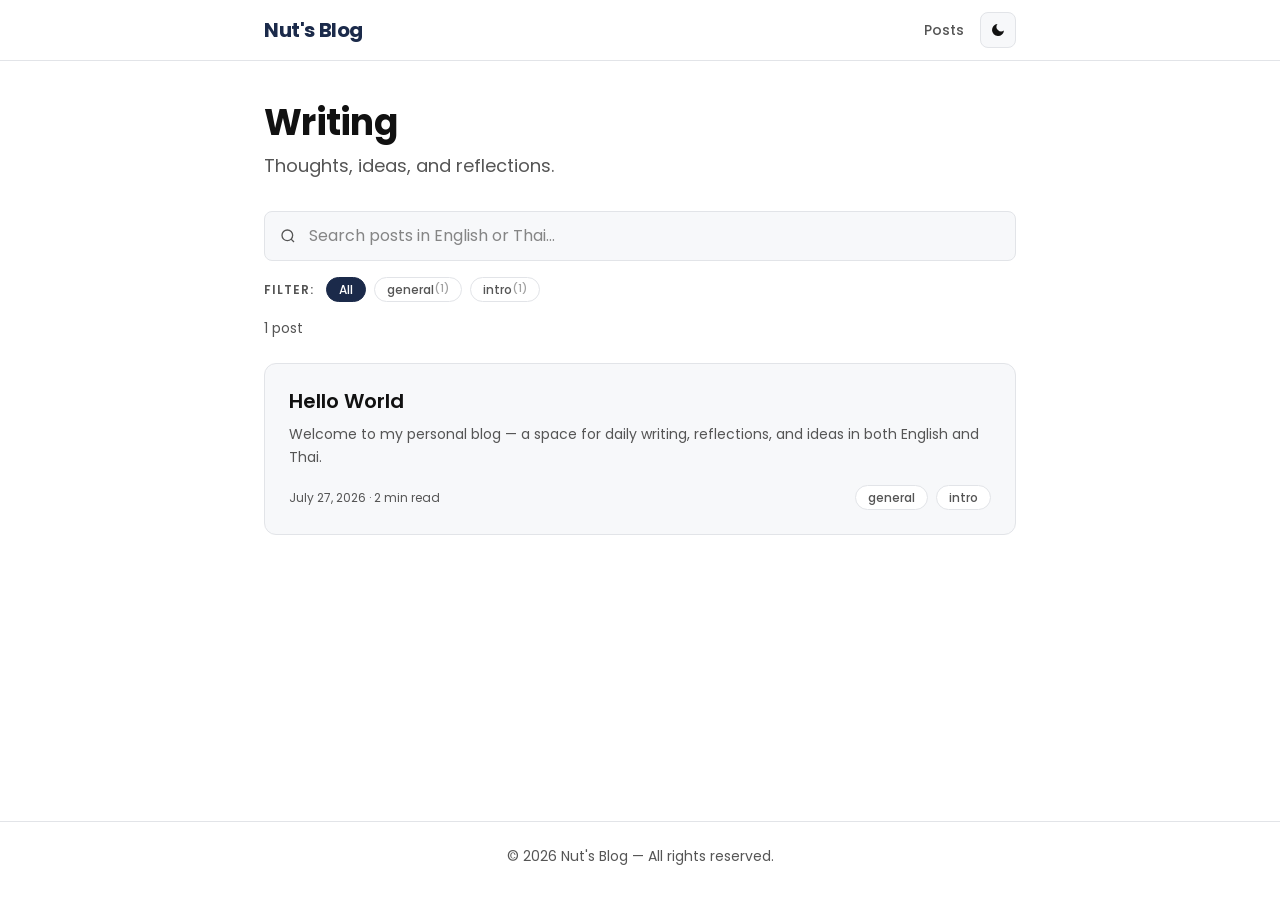
<file: index.html>
<!DOCTYPE html>
<html lang="en" data-theme="light">
<head>
  <meta charset="UTF-8">
  <meta name="viewport" content="width=device-width, initial-scale=1.0">
  <meta name="description" content="A personal blog with daily writing in English and Thai.">
  <title>My Blog</title>
  <link rel="icon" href="assets/favicon.svg" type="image/svg+xml">
  <link rel="preconnect" href="https://fonts.googleapis.com">
  <link rel="preconnect" href="https://fonts.gstatic.com" crossorigin>
  <link href="https://fonts.googleapis.com/css2?family=Noto+Sans+Thai:wght@400;500;600;700&family=Poppins:wght@400;500;600;700&display=swap" rel="stylesheet">
  <link rel="stylesheet" href="css/variables.css">
  <link rel="stylesheet" href="css/reset.css">
  <link rel="stylesheet" href="css/dark.css">
  <link rel="stylesheet" href="css/typography.css">
  <link rel="stylesheet" href="css/layout.css">
  <link rel="stylesheet" href="css/components.css">
  <!-- theme.js is intentionally NOT deferred — runs sync to prevent FOUC -->
  <script src="js/theme.js"></script>
</head>
<body>

  <header class="site-header">
    <div class="container">
      <a href="index.html" class="site-logo">Nut's Blog</a>
      <nav class="site-nav" aria-label="Main navigation">
        <a href="index.html" class="nav-link">Posts</a>
        <button id="theme-toggle" class="theme-toggle" aria-label="Toggle dark mode"></button>
      </nav>
    </div>
  </header>

  <main>
    <div class="container">

      <div class="page-header">
        <h1 class="page-title">Writing</h1>
        <p class="page-subtitle">Thoughts, ideas, and reflections.</p>
      </div>

      <div class="search-wrapper">
        <svg class="search-icon" viewBox="0 0 24 24" fill="none" stroke="currentColor" stroke-width="2" aria-hidden="true">
          <circle cx="11" cy="11" r="8"/>
          <path d="m21 21-4.35-4.35"/>
        </svg>
        <input
          type="search"
          id="search-input"
          class="search-input"
          placeholder="Search posts in English or Thai…"
          aria-label="Search posts"
          autocomplete="off"
        >
      </div>

      <div id="tag-bar" class="tag-bar" role="group" aria-label="Filter by tag"></div>

      <p id="results-count" class="results-count" aria-live="polite"></p>

      <div id="post-list" class="post-grid" aria-label="Post list">
        <!-- Rendered by posts.js -->
      </div>

    </div>
  </main>

  <footer class="site-footer">
    <div class="container">
      <p>&copy; 2026 Nut's Blog &mdash; All rights reserved.</p>
    </div>
  </footer>

  <script src="js/posts.js" defer></script>
  <script src="js/filter.js" defer></script>
  <script src="js/search.js" defer></script>

</body>
</html>
</file>
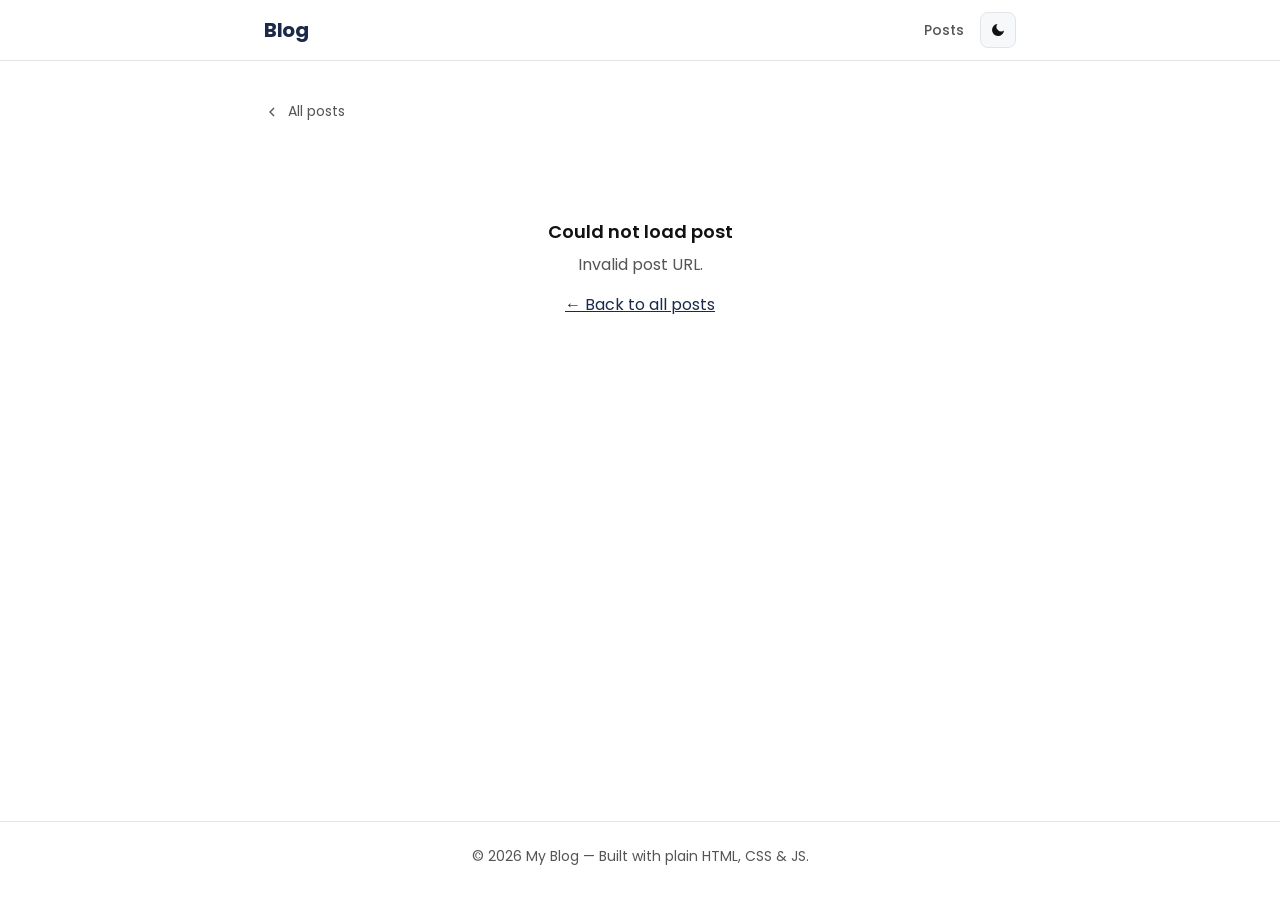
<file: post.html>
<!DOCTYPE html>
<html lang="en" data-theme="light">
<head>
  <meta charset="UTF-8">
  <meta name="viewport" content="width=device-width, initial-scale=1.0">
  <title>Post — My Blog</title>
  <link rel="icon" href="assets/favicon.svg" type="image/svg+xml">
  <link rel="preconnect" href="https://fonts.googleapis.com">
  <link rel="preconnect" href="https://fonts.gstatic.com" crossorigin>
  <link href="https://fonts.googleapis.com/css2?family=Noto+Sans+Thai:wght@400;500;600;700&family=Poppins:wght@400;500;600;700&display=swap" rel="stylesheet">
  <link rel="stylesheet" href="css/variables.css">
  <link rel="stylesheet" href="css/reset.css">
  <link rel="stylesheet" href="css/dark.css">
  <link rel="stylesheet" href="css/typography.css">
  <link rel="stylesheet" href="css/layout.css">
  <link rel="stylesheet" href="css/components.css">
  <!-- theme.js is intentionally NOT deferred — runs sync to prevent FOUC -->
  <script src="js/theme.js"></script>
</head>
<body>

  <header class="site-header">
    <div class="container">
      <a href="index.html" class="site-logo">Blog</a>
      <nav class="site-nav" aria-label="Main navigation">
        <a href="index.html" class="nav-link">Posts</a>
        <button id="theme-toggle" class="theme-toggle" aria-label="Toggle dark mode"></button>
      </nav>
    </div>
  </header>

  <main>
    <div class="container">

      <a href="index.html" class="post-back">
        <svg width="16" height="16" viewBox="0 0 24 24" fill="none" stroke="currentColor" stroke-width="2" aria-hidden="true">
          <path d="m15 18-6-6 6-6"/>
        </svg>
        All posts
      </a>

      <!-- Loading skeleton -->
      <div id="post-loading">
        <div class="skeleton" style="height: 2.5rem; margin-bottom: 1rem; border-radius: 0.5rem;"></div>
        <div class="skeleton" style="height: 1rem; width: 55%; margin-bottom: 2.5rem; border-radius: 0.5rem;"></div>
        <div class="skeleton-line long" style="margin-bottom: 0.75rem; height: 1rem; background: var(--color-border); border-radius: 0.25rem;"></div>
        <div class="skeleton-line long" style="margin-bottom: 0.75rem; height: 1rem; background: var(--color-border); border-radius: 0.25rem;"></div>
        <div class="skeleton-line medium" style="margin-bottom: 0.75rem; height: 1rem; background: var(--color-border); border-radius: 0.25rem;"></div>
        <div class="skeleton-line long" style="margin-bottom: 0.75rem; height: 1rem; background: var(--color-border); border-radius: 0.25rem;"></div>
        <div class="skeleton-line short" style="height: 1rem; background: var(--color-border); border-radius: 0.25rem;"></div>
      </div>

      <!-- Post content (hidden until loaded) -->
      <article id="post-content" style="display: none;">
        <div class="post-header">
          <h1 id="post-title" class="post-title"></h1>
          <div id="post-meta" class="post-meta"></div>
        </div>
        <div id="post-body" class="prose"></div>
      </article>

    </div>
  </main>

  <footer class="site-footer">
    <div class="container">
      <p>&copy; 2026 My Blog &mdash; Built with plain HTML, CSS &amp; JS.</p>
    </div>
  </footer>

  <script src="js/post-loader.js" defer></script>

</body>
</html>
</file>
<file: css/variables.css>
:root {
  /* Colors - Light Mode */
  --color-bg: #FFFFFF;
  --color-surface: #F7F8FA;
  --color-text: #111111;
  --color-text-muted: #555555;
  --color-accent: #1B2A4A;
  --color-border: #E2E4E8;

  /* Fonts */
  --font-sans: 'Poppins', 'Noto Sans Thai', sans-serif;

  /* Type Scale */
  --text-xs: 0.75rem;
  --text-sm: 0.875rem;
  --text-base: 1rem;
  --text-lg: 1.125rem;
  --text-xl: 1.25rem;
  --text-2xl: 1.5rem;
  --text-3xl: 1.875rem;
  --text-4xl: 2.25rem;

  /* Spacing */
  --space-1: 0.25rem;
  --space-2: 0.5rem;
  --space-3: 0.75rem;
  --space-4: 1rem;
  --space-5: 1.25rem;
  --space-6: 1.5rem;
  --space-8: 2rem;
  --space-10: 2.5rem;
  --space-12: 3rem;
  --space-16: 4rem;

  /* Border radius */
  --radius-sm: 0.25rem;
  --radius-md: 0.5rem;
  --radius-lg: 0.75rem;
  --radius-full: 9999px;

  /* Transitions */
  --transition-fast: 150ms ease;
  --transition-base: 250ms ease;

  /* Layout */
  --container-max: 800px;
  --container-padding: 1.5rem;
}
</file>
<file: css/dark.css>
[data-theme="dark"] {
  --color-bg: #111111;
  --color-surface: #1A1F2E;
  --color-text: #F0F0F0;
  --color-text-muted: #9BA3B2;
  --color-accent: #4A6FA5;
  --color-border: #2C3347;
}
</file>
<file: css/typography.css>
body {
  font-family: var(--font-sans);
  font-size: var(--text-base);
  color: var(--color-text);
  background-color: var(--color-bg);
  transition: background-color var(--transition-base), color var(--transition-base);
}

/* Thai language rules */
.lang-th,
:lang(th) {
  line-height: 1.9;
  word-break: keep-all;
}

/* Headings */
h1 { font-size: var(--text-3xl); font-weight: 700; line-height: 1.2; }
h2 { font-size: var(--text-2xl); font-weight: 600; line-height: 1.3; }
h3 { font-size: var(--text-xl); font-weight: 600; line-height: 1.4; }
h4 { font-size: var(--text-lg); font-weight: 500; }

/* Prose styles for post body */
.prose {
  color: var(--color-text);
  line-height: 1.75;
}

.prose h2 {
  margin-top: var(--space-8);
  margin-bottom: var(--space-4);
  font-size: var(--text-2xl);
  font-weight: 600;
}

.prose h3 {
  margin-top: var(--space-6);
  margin-bottom: var(--space-3);
  font-size: var(--text-xl);
  font-weight: 600;
}

.prose p {
  margin-bottom: var(--space-4);
}

.prose strong {
  font-weight: 600;
}

.prose em {
  font-style: italic;
}

.prose a {
  color: var(--color-accent);
  text-decoration: underline;
  text-underline-offset: 3px;
}

.prose a:hover {
  opacity: 0.8;
}

.prose ul,
.prose ol {
  margin-bottom: var(--space-4);
  padding-left: var(--space-6);
}

.prose ul { list-style: disc; }
.prose ol { list-style: decimal; }

.prose li {
  margin-bottom: var(--space-2);
}

.prose blockquote {
  border-left: 3px solid var(--color-accent);
  padding-left: var(--space-4);
  color: var(--color-text-muted);
  font-style: italic;
  margin-bottom: var(--space-4);
}

.prose code {
  font-family: 'Courier New', Courier, monospace;
  font-size: 0.875em;
  background: var(--color-surface);
  padding: 0.1em 0.35em;
  border-radius: var(--radius-sm);
  border: 1px solid var(--color-border);
}

.prose pre {
  background: var(--color-surface);
  padding: var(--space-4);
  border-radius: var(--radius-md);
  overflow-x: auto;
  margin-bottom: var(--space-4);
  border: 1px solid var(--color-border);
}

.prose pre code {
  background: none;
  border: none;
  padding: 0;
  font-size: 0.9em;
}

.prose hr {
  border: none;
  border-top: 1px solid var(--color-border);
  margin: var(--space-8) 0;
}

.prose img {
  border-radius: var(--radius-md);
  margin: var(--space-6) 0;
}
</file>
<file: css/layout.css>
/* Container */
.container {
  max-width: var(--container-max);
  margin: 0 auto;
  padding: 0 var(--container-padding);
}

/* Header */
.site-header {
  position: sticky;
  top: 0;
  z-index: 100;
  background-color: var(--color-bg);
  border-bottom: 1px solid var(--color-border);
  transition: background-color var(--transition-base), border-color var(--transition-base);
}

.site-header .container {
  display: flex;
  align-items: center;
  justify-content: space-between;
  height: 60px;
}

.site-logo {
  font-size: var(--text-xl);
  font-weight: 700;
  color: var(--color-accent);
  text-decoration: none;
  letter-spacing: -0.02em;
  transition: opacity var(--transition-fast);
}

.site-logo:hover {
  opacity: 0.8;
}

.site-nav {
  display: flex;
  align-items: center;
  gap: var(--space-4);
}

.nav-link {
  font-size: var(--text-sm);
  font-weight: 500;
  color: var(--color-text-muted);
  text-decoration: none;
  transition: color var(--transition-fast);
}

.nav-link:hover {
  color: var(--color-text);
}

/* Main */
main {
  padding: var(--space-10) 0;
  min-height: calc(100vh - 60px - 80px);
}

/* Post grid */
.post-grid {
  display: grid;
  gap: var(--space-4);
  margin-top: var(--space-6);
}

/* Footer */
.site-footer {
  border-top: 1px solid var(--color-border);
  padding: var(--space-6) 0;
  text-align: center;
  color: var(--color-text-muted);
  font-size: var(--text-sm);
  transition: border-color var(--transition-base);
}

/* Page header */
.page-header {
  margin-bottom: var(--space-8);
}

.page-title {
  font-size: var(--text-4xl);
  font-weight: 700;
  letter-spacing: -0.02em;
  margin-bottom: var(--space-2);
}

.page-subtitle {
  color: var(--color-text-muted);
  font-size: var(--text-lg);
}

/* Post page layout */
.post-header {
  margin-bottom: var(--space-10);
  padding-bottom: var(--space-8);
  border-bottom: 1px solid var(--color-border);
}

.post-title {
  font-size: clamp(var(--text-2xl), 5vw, var(--text-4xl));
  font-weight: 700;
  letter-spacing: -0.02em;
  line-height: 1.2;
  margin-bottom: var(--space-4);
}

.post-meta {
  display: flex;
  align-items: center;
  flex-wrap: wrap;
  gap: var(--space-3);
  color: var(--color-text-muted);
  font-size: var(--text-sm);
}

.post-meta-sep {
  opacity: 0.4;
}

.post-back {
  display: inline-flex;
  align-items: center;
  gap: var(--space-2);
  color: var(--color-text-muted);
  font-size: var(--text-sm);
  text-decoration: none;
  margin-bottom: var(--space-8);
  transition: color var(--transition-fast);
}

.post-back:hover {
  color: var(--color-accent);
}

/* Empty state */
.empty-state {
  text-align: center;
  padding: var(--space-16) 0;
  color: var(--color-text-muted);
}

.empty-state strong {
  display: block;
  font-size: var(--text-lg);
  font-weight: 600;
  color: var(--color-text);
  margin-bottom: var(--space-2);
}

/* Results count */
.results-count {
  font-size: var(--text-sm);
  color: var(--color-text-muted);
  margin-bottom: var(--space-2);
  min-height: 1.5em;
}

/* Responsive */
@media (max-width: 640px) {
  :root {
    --container-padding: 1rem;
  }

  .page-title {
    font-size: var(--text-2xl);
  }

  .site-nav .nav-link:not(button) {
    display: none;
  }
}
</file>
<file: css/components.css>
/* Post card */
.post-card {
  background: var(--color-surface);
  border: 1px solid var(--color-border);
  border-radius: var(--radius-lg);
  padding: var(--space-6);
  text-decoration: none;
  display: block;
  transition: border-color var(--transition-fast), transform var(--transition-fast), background-color var(--transition-base);
}

.post-card:hover {
  border-color: var(--color-accent);
  transform: translateY(-2px);
}

.post-card-title {
  font-size: var(--text-xl);
  font-weight: 600;
  color: var(--color-text);
  margin-bottom: var(--space-2);
  line-height: 1.35;
}

.post-card-excerpt {
  font-size: var(--text-sm);
  color: var(--color-text-muted);
  line-height: 1.65;
  margin-bottom: var(--space-4);
  display: -webkit-box;
  -webkit-line-clamp: 3;
  -webkit-box-orient: vertical;
  overflow: hidden;
}

.post-card-footer {
  display: flex;
  align-items: center;
  justify-content: space-between;
  flex-wrap: wrap;
  gap: var(--space-2);
}

.post-card-meta {
  font-size: var(--text-xs);
  color: var(--color-text-muted);
}

.post-card-tags {
  display: flex;
  flex-wrap: wrap;
  gap: var(--space-2);
}

/* Tag pills */
.tag {
  display: inline-flex;
  align-items: center;
  padding: 0.2em var(--space-3);
  background: var(--color-bg);
  border: 1px solid var(--color-border);
  border-radius: var(--radius-full);
  font-size: var(--text-xs);
  font-weight: 500;
  color: var(--color-text-muted);
  cursor: pointer;
  transition: background-color var(--transition-fast), border-color var(--transition-fast), color var(--transition-fast);
  text-decoration: none;
  user-select: none;
  white-space: nowrap;
}

.tag:hover {
  border-color: var(--color-accent);
  color: var(--color-accent);
}

.tag.active {
  background: var(--color-accent);
  border-color: var(--color-accent);
  color: #FFFFFF;
}

/* Tag bar */
.tag-bar {
  display: flex;
  flex-wrap: wrap;
  align-items: center;
  gap: var(--space-2);
  margin-bottom: var(--space-4);
}

.tag-bar-label {
  font-size: var(--text-xs);
  font-weight: 600;
  color: var(--color-text-muted);
  text-transform: uppercase;
  letter-spacing: 0.08em;
  margin-right: var(--space-1);
}

/* Search input */
.search-wrapper {
  position: relative;
  margin-bottom: var(--space-4);
}

.search-icon {
  position: absolute;
  left: var(--space-4);
  top: 50%;
  transform: translateY(-50%);
  color: var(--color-text-muted);
  pointer-events: none;
  width: 16px;
  height: 16px;
}

.search-input {
  width: 100%;
  padding: var(--space-3) var(--space-4) var(--space-3) calc(var(--space-4) + 28px);
  background: var(--color-surface);
  border: 1px solid var(--color-border);
  border-radius: var(--radius-md);
  color: var(--color-text);
  font-size: var(--text-base);
  transition: border-color var(--transition-fast), background-color var(--transition-base);
  outline: none;
}

.search-input::placeholder {
  color: var(--color-text-muted);
  opacity: 0.7;
}

.search-input:focus {
  border-color: var(--color-accent);
}

/* Theme toggle button */
.theme-toggle {
  display: flex;
  align-items: center;
  justify-content: center;
  width: 36px;
  height: 36px;
  border: 1px solid var(--color-border) !important;
  border-radius: var(--radius-md);
  background: var(--color-surface) !important;
  color: var(--color-text);
  cursor: pointer;
  transition: border-color var(--transition-fast), background-color var(--transition-base), color var(--transition-base);
  flex-shrink: 0;
}

.theme-toggle:hover {
  border-color: var(--color-accent) !important;
  color: var(--color-accent);
}

.theme-toggle svg {
  width: 16px;
  height: 16px;
}

/* Loading skeleton */
.skeleton {
  background: var(--color-surface);
  border: 1px solid var(--color-border);
  border-radius: var(--radius-lg);
  padding: var(--space-6);
  animation: skeleton-pulse 1.5s ease-in-out infinite;
}

.skeleton-line {
  height: 0.9em;
  background: var(--color-border);
  border-radius: var(--radius-sm);
  margin-bottom: var(--space-3);
}

.skeleton-line.short  { width: 35%; }
.skeleton-line.medium { width: 65%; }
.skeleton-line.long   { width: 90%; }

@keyframes skeleton-pulse {
  0%, 100% { opacity: 1; }
  50%       { opacity: 0.55; }
}
</file>
